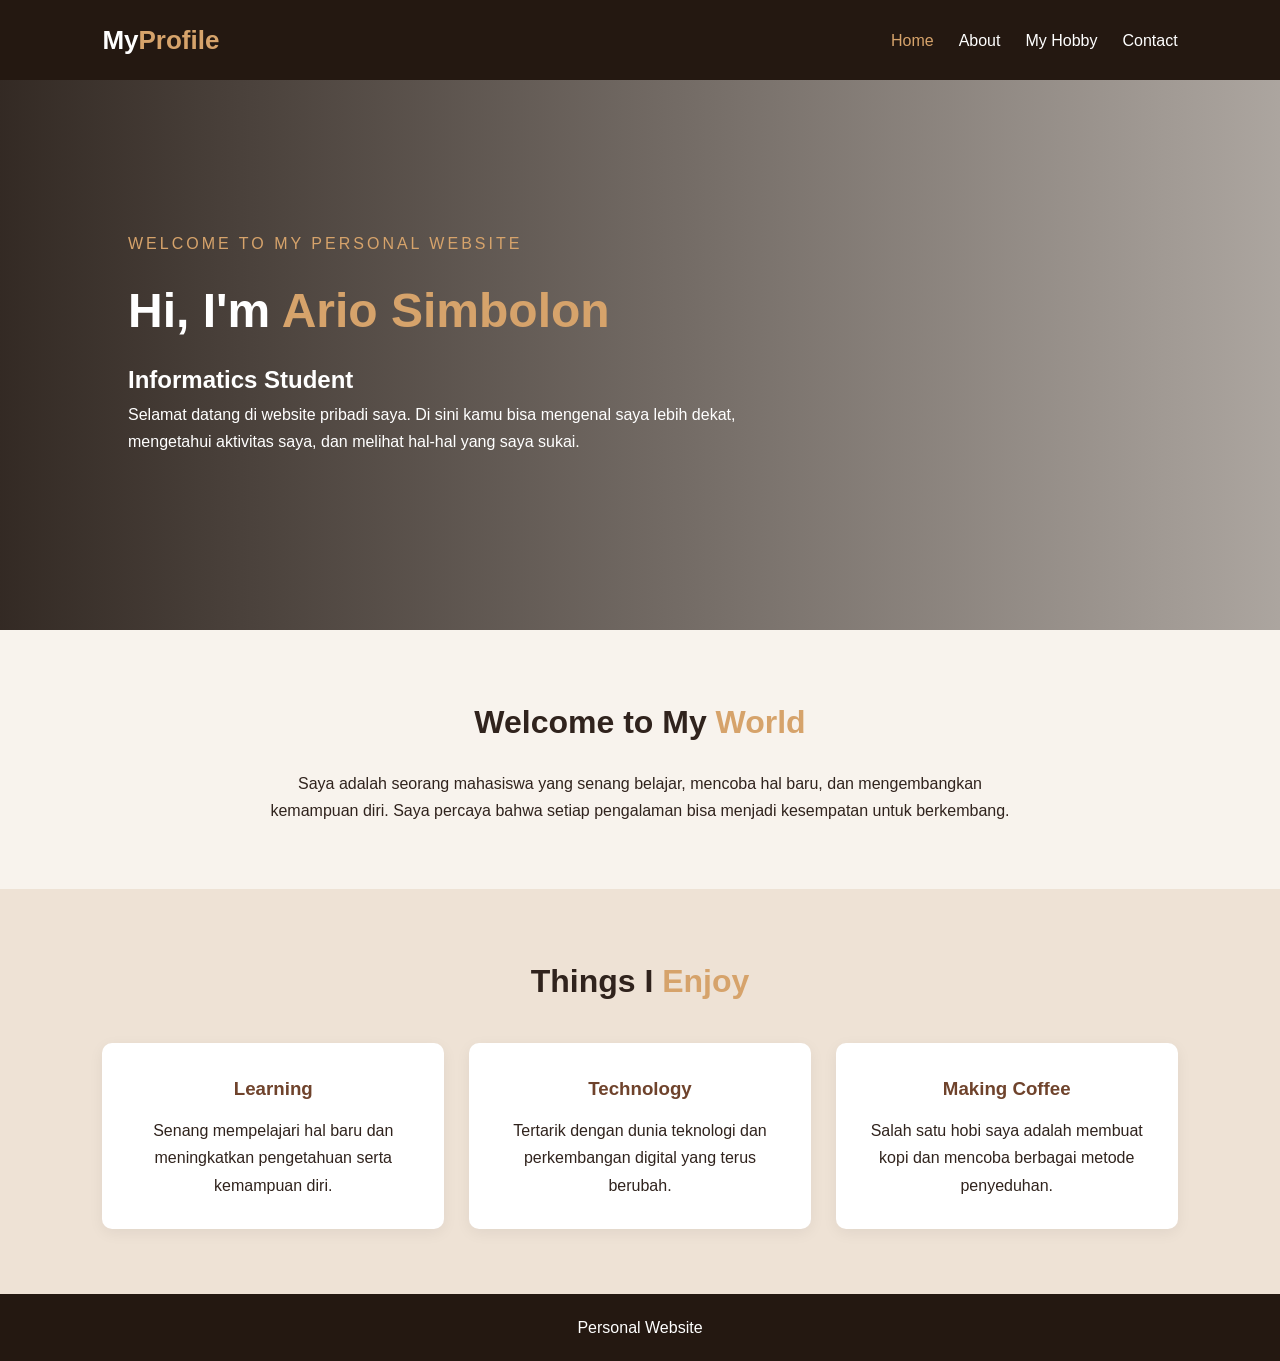
<file: index.html>
<!DOCTYPE html>
<html lang="id">
<head>
    <meta charset="UTF-8">
    <meta name="viewport" content="width=device-width, initial-scale=1.0">
    <title>Home | Personal Website</title>
    <link rel="stylesheet" href="style.css">
</head>
<body>

    <nav class="navbar">
        <h2 class="logo">My<span>Profile</span></h2>

        <ul>
            <li><a href="index.html" class="active">Home</a></li>
            <li><a href="about.html">About</a></li>
            <li><a href="coffee.html">My Hobby</a></li>
            <li><a href="contact.html">Contact</a></li>
        </ul>
    </nav>
    <section class="hero">
        <div class="hero-content">
            <p class="subtitle">WELCOME TO MY PERSONAL WEBSITE</p>

            <h1>Hi, I'm <span>Ario Simbolon</span></h1>

            <h2>Informatics Student</h2>

            <p>
                Selamat datang di website pribadi saya.
                Di sini kamu bisa mengenal saya lebih dekat,
                mengetahui aktivitas saya, dan melihat hal-hal
                yang saya sukai.
            </p>

            
        </div>
    </section>
    <section class="introduction">
        <h2>Welcome to My <span>World</span></h2>

        <p>
            Saya adalah seorang mahasiswa yang senang belajar,
            mencoba hal baru, dan mengembangkan kemampuan diri.
            Saya percaya bahwa setiap pengalaman bisa menjadi
            kesempatan untuk berkembang.
        </p>
    </section>
    <section class="interests">
        <h2>Things I <span>Enjoy</span></h2>

        <div class="interest-container">

            <div class="interest-card">
                <h3>Learning</h3>
                <p>
                    Senang mempelajari hal baru dan meningkatkan
                    pengetahuan serta kemampuan diri.
                </p>
            </div>

            <div class="interest-card">
                <h3>Technology</h3>
                <p>
                    Tertarik dengan dunia teknologi dan perkembangan
                    digital yang terus berubah.
                </p>
            </div>

            <div class="interest-card">
                <h3>Making Coffee</h3>
                <p>
                    Salah satu hobi saya adalah membuat kopi dan
                    mencoba berbagai metode penyeduhan.
                </p>
            </div>

        </div>
    </section>
    <footer>
        <p>Personal Website</p>
    </footer>
</body>
</html>
</file>
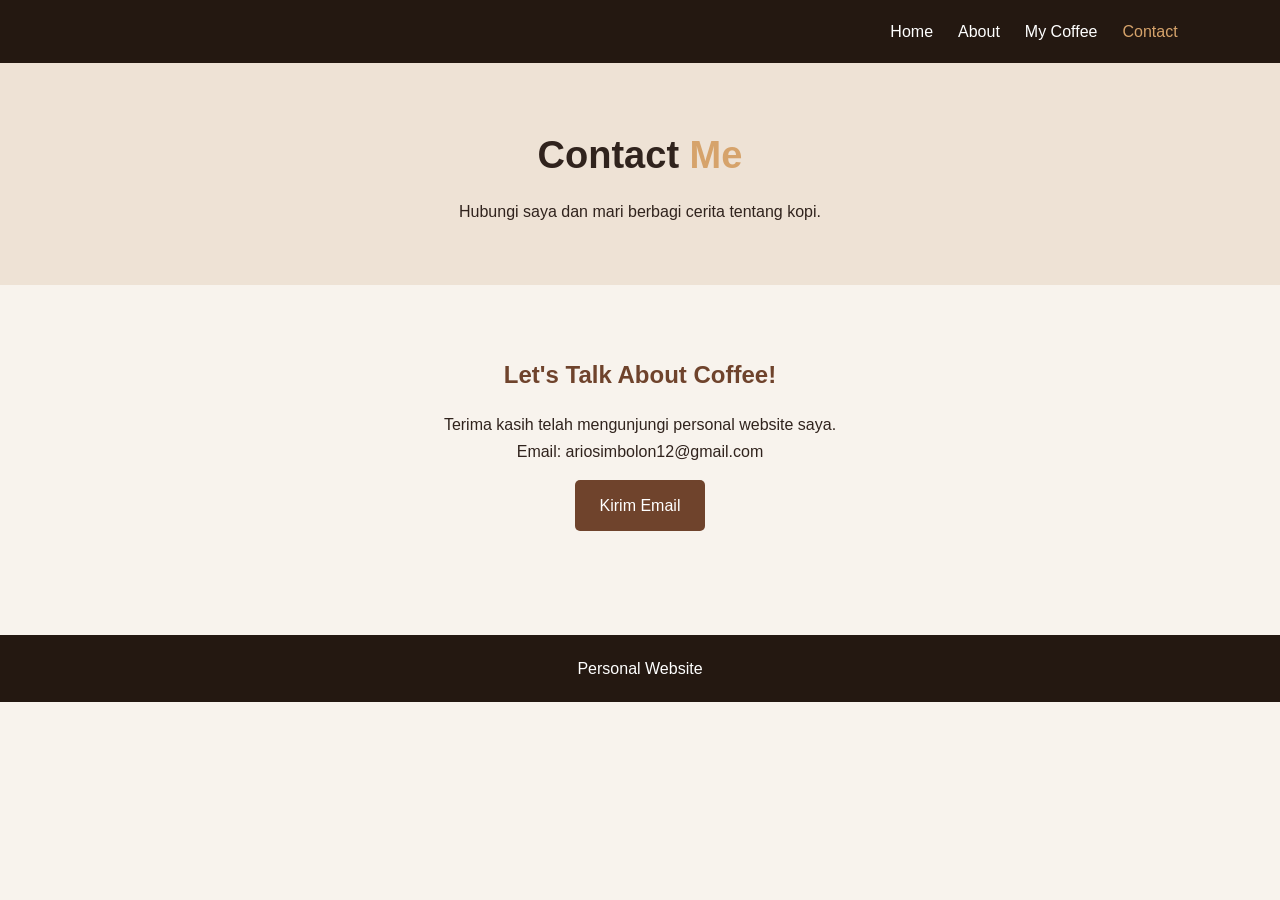
<file: contact.html>
<!DOCTYPE html>
<html lang="id">
<head>
    <meta charset="UTF-8">
    <meta name="viewport" content="width=device-width, initial-scale=1.0">
    <title>Contact | MyCoffee</title>
    <link rel="stylesheet" href="style.css">
</head>
<body>

    <nav class="navbar">
        <h2 class="logo"></h2>
        <ul>
            <li><a href="index.html">Home</a></li>
            <li><a href="about.html">About</a></li>
            <li><a href="coffee.html">My Coffee</a></li>
            <li><a href="contact.html" class="active">Contact</a></li>
        </ul>
    </nav>

    <section class="page-header">
        <h1>Contact <span>Me</span></h1>
        <p>Hubungi saya dan mari berbagi cerita tentang kopi.</p>
    </section>

    <section class="contact">
        <h2>Let's Talk About Coffee!</h2>
        <p>Terima kasih telah mengunjungi personal website saya.</p>
        <p>Email: ariosimbolon12@gmail.com</p>

        <a href="ariosimbolon12@gmail.com" class="btn"> 
            Kirim Email
        </a>

        <p class="contact-note">
        </p>
    </section>

    <footer>
        <p>Personal Website</p>
    </footer>

</body>
</html>
</file>
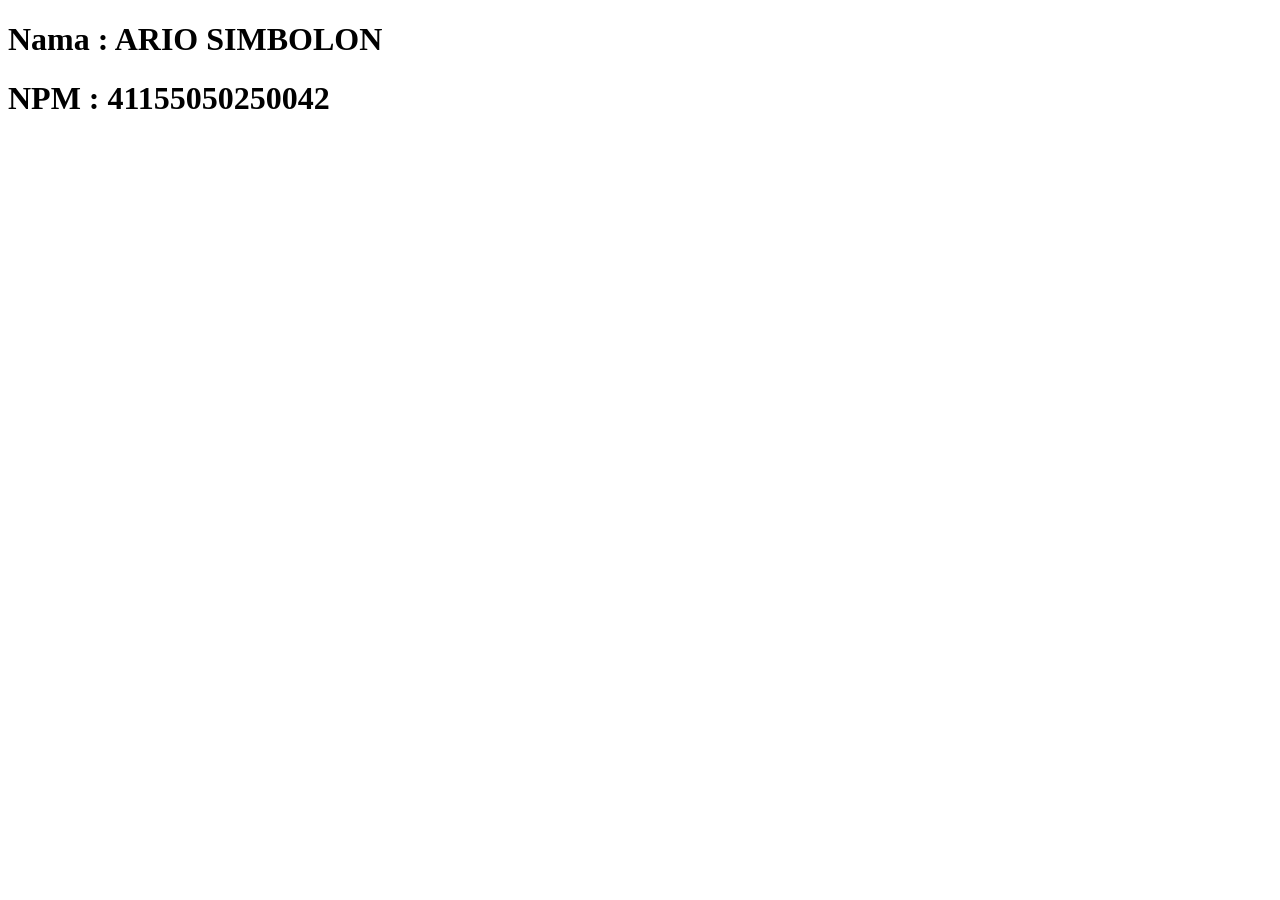
<file: Page.html>
<!DOCTYPE html>
<html lang="en">
<head>
    <meta charset="UTF-8">
    <meta name="viewport" content="width=device-width, initial-scale=1.0">
    <title>Document</title>
</head>
<body>
    <h1> Nama : ARIO SIMBOLON</h1>
    <h1> NPM : 41155050250042</h1>
    
</body>
</html>
</file>
<file: style.css>
* {
    margin: 0;
    padding: 0;
    box-sizing: border-box;
    scroll-behavior: smooth;
}

body {
    font-family: Arial, sans-serif;
    background-color: #f8f3ed;
    color: #30231d;
    line-height: 1.7;
}

:root {
    --brown: #6f432c;
    --dark: #241811;
    --cream: #f8f3ed;
    --gold: #d6a36b;
}
.navbar {
    background-color: var(--dark);
    padding: 18px 8%;
    display: flex;
    justify-content: space-between;
    align-items: center;
}

.logo {
    color: white;
    font-size: 26px;
}

.navbar ul {
    display: flex;
    list-style: none;
    gap: 25px;
}

.navbar a {
    text-decoration: none;
    color: white;
    transition: 0.3s;
}

.navbar a:hover,
.navbar a.active {
    color: var(--gold);
}

.hero {
    min-height: 550px;
    display: flex;
    align-items: center;
    padding: 60px 10%;
    color: white;
    background:
        linear-gradient(
            90deg,
            rgba(30, 20, 14, 0.9),
            rgba(30, 20, 14, 0.35)
        ),
        url("https://images.unsplash.com/photo-1442512595331-e89e73853f31?w=1600")
        center/cover;
}

.hero-content {
    max-width: 650px;
}

.subtitle {
    color: var(--gold);
    letter-spacing: 3px;
    margin-bottom: 15px;
}

.hero h1 {
    font-size: 48px;
    line-height: 1.2;
    margin-bottom: 20px;
}

span {
    color: var(--gold);
}

.hero-content p {
    margin-bottom: 25px;
}

.btn {
    display: inline-block;
    background-color: var(--brown);
    color: white;
    padding: 12px 25px;
    border-radius: 5px;
    text-decoration: none;
    margin-top: 15px;
}

.btn:hover {
    background-color: #986745;
}
.page-header {
    background-color: #eee2d5;
    text-align: center;
    padding: 60px 20px;
}

.page-header h1 {
    font-size: 38px;
    margin-bottom: 10px;
}

.about {
    max-width: 1100px;
    margin: auto;
    padding: 70px 30px;
    display: flex;
    align-items: center;
    gap: 40px;
}

.about img {
    width: 45%;
    height: 330px;
    object-fit: cover;
    border-radius: 12px;
}

.about-text {
    flex: 1;
}

.about-text h2 {
    color: var(--brown);
    margin-bottom: 15px;
}

.about-text p {
    margin-bottom: 15px;
}

.coffee {
    padding: 60px 8%;
}

.coffee-container {
    display: flex;
    justify-content: center;
    gap: 25px;
    max-width: 1100px;
    margin: auto;
}

.coffee-card {
    flex: 1;
    background-color: white;
    border-radius: 12px;
    overflow: hidden;
    box-shadow: 0 5px 18px rgba(0, 0, 0, 0.08);
    transition: 0.3s;
}

.coffee-card:hover {
    transform: translateY(-8px);
}

.coffee-card img {
    width: 100%;
    height: 220px;
    object-fit: cover;
}

.coffee-card h3 {
    color: var(--brown);
    padding: 15px 18px 5px;
}

.coffee-card p {
    padding: 0 18px 22px;
}

.contact {
    min-height: 350px;
    padding: 70px 20px;
    text-align: center;
}

.contact h2 {
    color: var(--brown);
    margin-bottom: 15px;
}

.contact-note {
    margin-top: 25px;
    font-size: 13px;
    color: #777;
}

footer {
    background-color: var(--dark);
    color: white;
    text-align: center;
    padding: 20px;
}

@media (max-width: 768px) {
    .navbar {
        flex-direction: column;
        gap: 15px;
    }

    .navbar ul {
        flex-wrap: wrap;
        justify-content: center;
        gap: 12px;
    }

    .hero h1 {
        font-size: 36px;
    }

    .about {
        flex-direction: column;
    }

    .about img {
        width: 100%;
    }

    .coffee-container {
        flex-direction: column;
    }
}

.introduction {
    padding: 65px 10%;
    text-align: center;
}

.introduction h2,
.interests h2 {
    font-size: 32px;
    margin-bottom: 20px;
}

.introduction p {
    max-width: 750px;
    margin: auto;
}

/* Interests */
.interests {
    padding: 65px 8%;
    background-color: #eee2d5;
    text-align: center;
}

.interest-container {
    display: flex;
    gap: 25px;
    max-width: 1100px;
    margin: 35px auto 0;
}

.interest-card {
    flex: 1;
    padding: 30px 22px;
    background-color: white;
    border-radius: 10px;
    box-shadow: 0 4px 15px rgba(0, 0, 0, 0.06);
    transition: 0.3s;
}

.interest-card:hover {
    transform: translateY(-5px);
}

.interest-card h3 {
    color: #6f432c;
    margin-bottom: 12px;
}

.btn-outline {
    margin-left: 10px;
    background-color: transparent;
    border: 1px solid white;
}

.btn-outline:hover {
    background-color: white;
    color: #241811;
}

@media (max-width: 768px) {
    .interest-container {
        flex-direction: column;
    }

    .introduction,
    .interests {
        padding: 45px 7%;
    }

    .hero h1 {
        font-size: 36px;
    }
}
</file>
